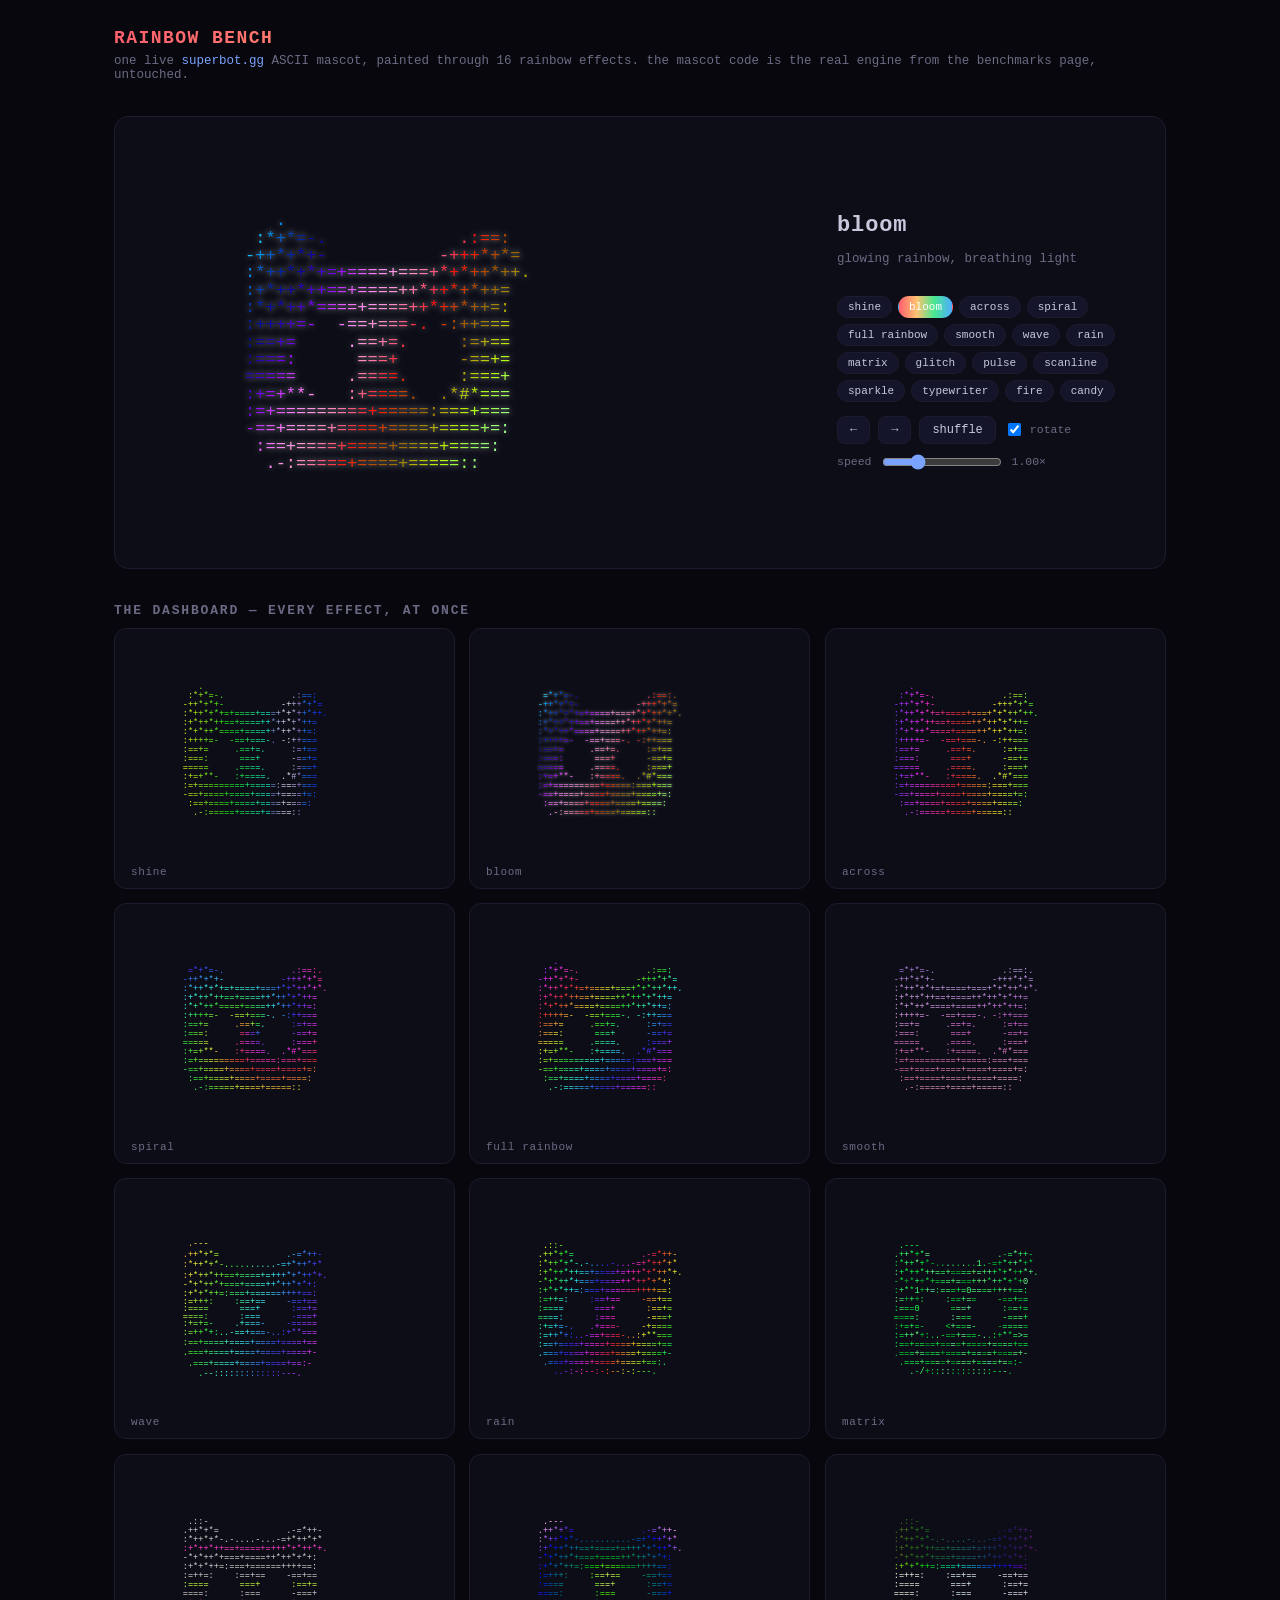
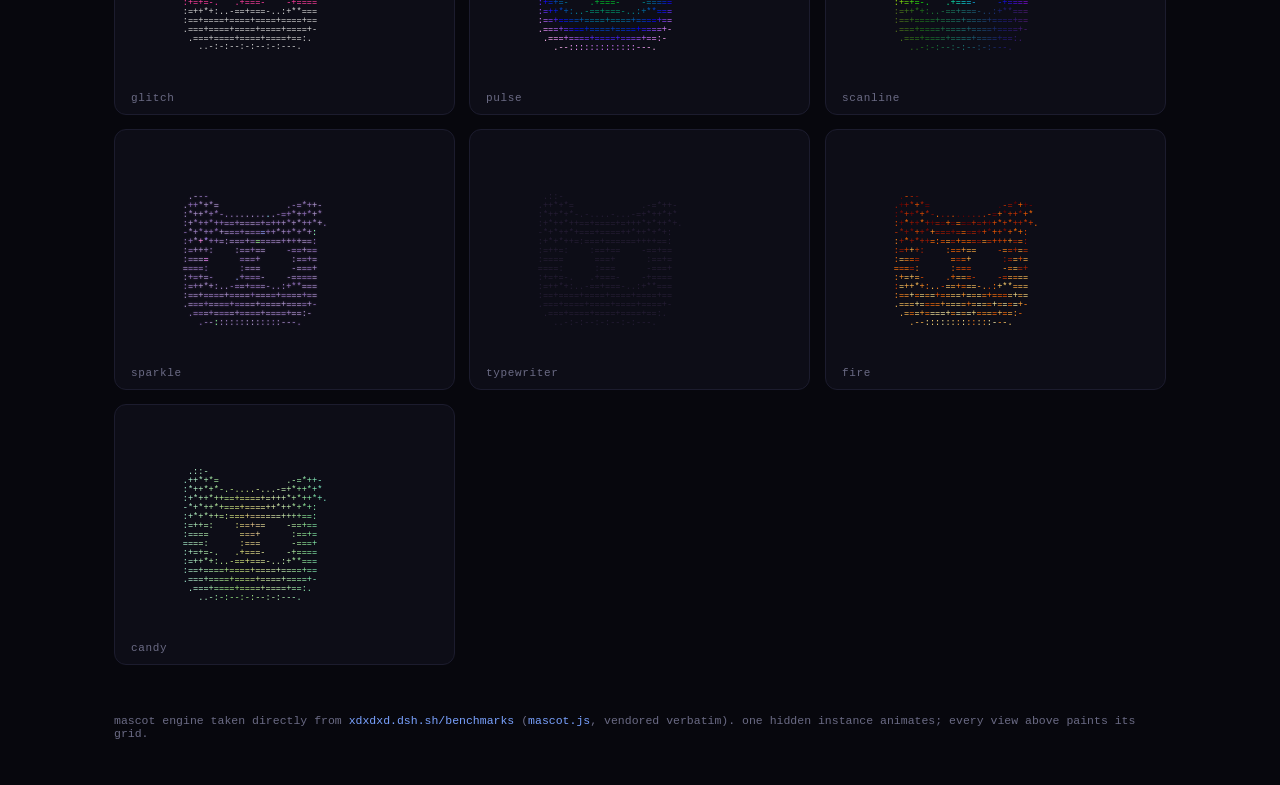
<file: index.html>
<!doctype html>
<html lang="en">
<head>
  <meta charset="utf-8" />
  <meta name="viewport" content="width=device-width, initial-scale=1" />
  <title>rainbow bench — the superbot mascot, in every color</title>
  <meta name="description" content="The superbot.gg ASCII mascot running through 16 rainbow effects: shine, bloom, spiral, scanline, matrix, fire and more." />
  <link rel="stylesheet" href="./assets/style.css" />
</head>
<body>
  <header>
    <h1>RAINBOW BENCH</h1>
    <p>
      one live <a href="https://xdxdxd.dsh.sh/benchmarks">superbot.gg</a> ASCII mascot, painted through 16 rainbow effects.
      the mascot code is the real engine from the benchmarks page, untouched.
    </p>
  </header>

  <main>
    <section class="hero">
      <pre id="hero-mascot" role="img" aria-label="superbot mascot with the selected rainbow effect"></pre>
      <div class="hero-side">
        <h2 id="effect-name">shine</h2>
        <p id="effect-blurb"></p>
        <div id="chips" class="chips" aria-label="pick a rainbow effect"></div>
        <div class="controls">
          <button id="prev" class="btn" aria-label="previous effect">←</button>
          <button id="next" class="btn" aria-label="next effect">→</button>
          <button id="shuffle" class="btn">shuffle</button>
          <label class="auto"><input type="checkbox" id="auto" checked /> rotate</label>
          <span class="speed">speed <input type="range" id="speed" min="0.25" max="3" step="0.05" value="1" /> <span id="speed-val">1.00×</span></span>
        </div>
      </div>
    </section>

    <h3 class="section-title">the dashboard — every effect, at once</h3>
    <div id="grid"></div>
  </main>

  <footer>
    mascot engine taken directly from
    <a href="https://xdxdxd.dsh.sh/benchmarks">xdxdxd.dsh.sh/benchmarks</a>
    (<a href="https://xdxdxd.dsh.sh/site/assets/mascot.js">mascot.js</a>, vendored verbatim).
    one hidden instance animates; every view above paints its grid.
  </footer>

  <script type="module" src="./assets/main.js"></script>
</body>
</html>
</file>
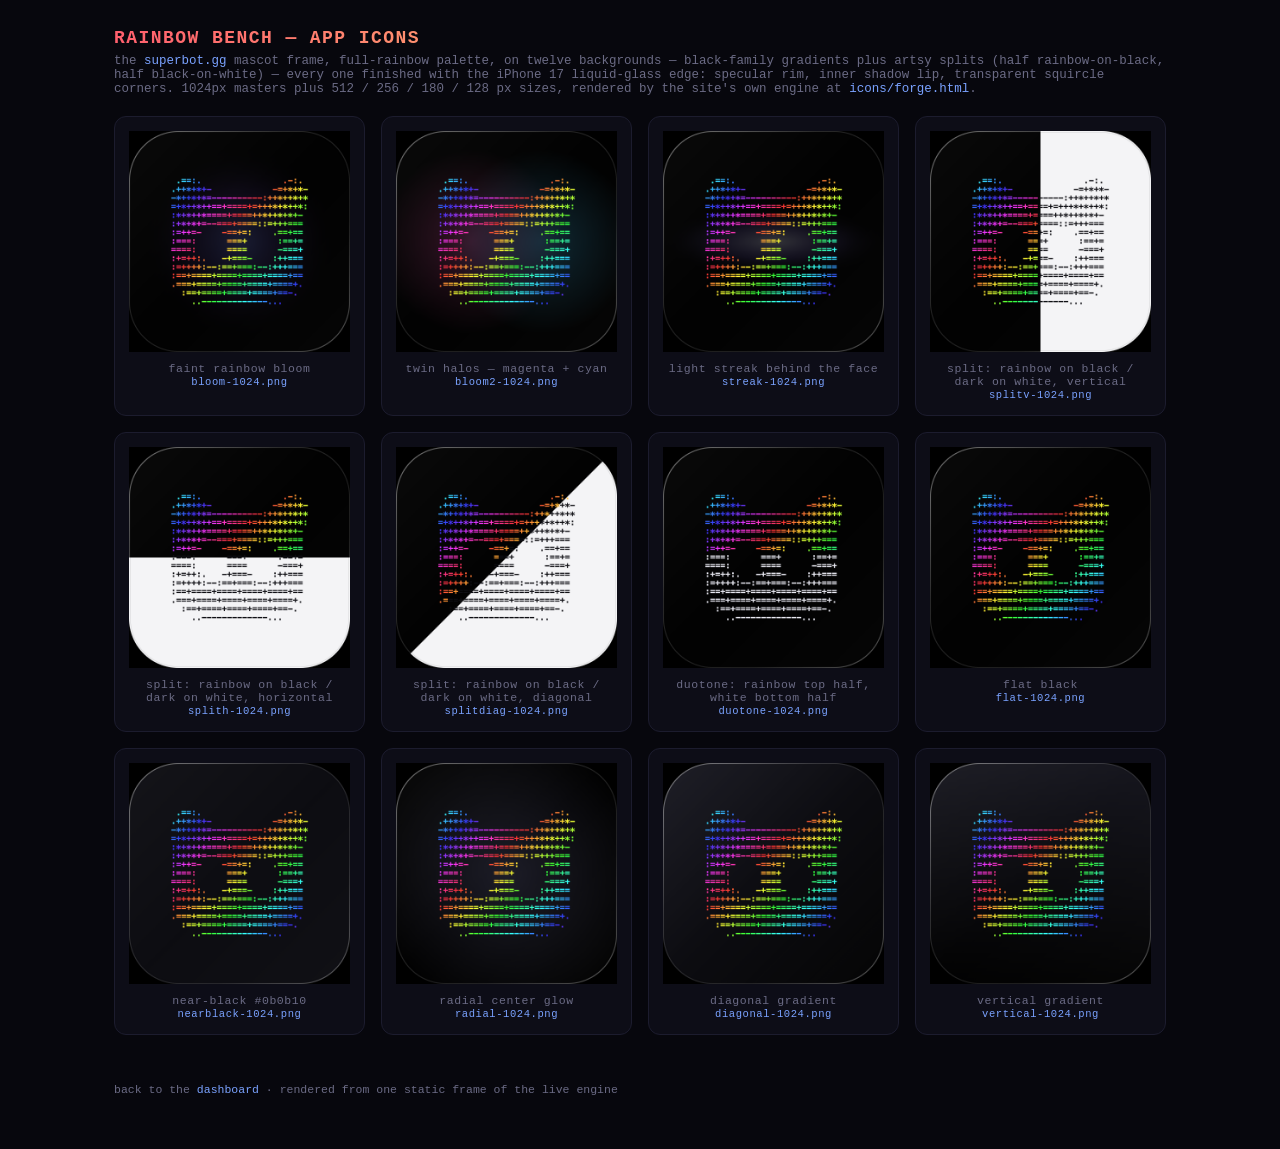
<file: icons/index.html>
<!doctype html>
<html lang="en">
<head>
  <meta charset="utf-8" />
  <meta name="viewport" content="width=device-width, initial-scale=1" />
  <title>rainbow bench — app icons</title>
  <link rel="stylesheet" href="../assets/style.css" />
  <style>
    .icon-grid {
      display: grid;
      grid-template-columns: repeat(auto-fill, minmax(240px, 1fr));
      gap: 16px;
    }
    .icon-tile {
      background: var(--panel);
      border: 1px solid var(--edge);
      border-radius: 12px;
      padding: 14px;
      text-align: center;
    }
    .icon-tile img {
      width: 100%;
      display: block; /* squircle + liquid-glass rim are baked into the PNGs (transparent corners) */
    }
    .icon-tile p {
      margin: 10px 0 0;
      font-size: 11.5px;
      color: var(--dim);
      letter-spacing: 0.05em;
    }
    .icon-tile code { font-size: 10.5px; color: #7aa2ff; }
  </style>
</head>
<body>
  <header>
    <h1>RAINBOW BENCH — APP ICONS</h1>
    <p>
      the <a href="https://xdxdxd.dsh.sh/benchmarks">superbot.gg</a> mascot frame, full-rainbow palette, on twelve backgrounds —
      black-family gradients plus artsy splits (half rainbow-on-black, half black-on-white) — every one
      finished with the iPhone 17 liquid-glass edge: specular rim, inner shadow lip, transparent squircle
      corners. 1024px masters plus 512 / 256 / 180 / 128 px sizes, rendered by the site's own engine at
      <a href="./forge.html?bg=flat">icons/forge.html</a>.
    </p>
  </header>

  <main>
    <div class="icon-grid" id="icon-grid"></div>
  </main>

  <footer>
    back to the <a href="../">dashboard</a> · rendered from one static frame of the live engine
  </footer>

  <script type="module">
    const BGS = [
      ['bloom', 'faint rainbow bloom'],
      ['bloom2', 'twin halos — magenta + cyan'],
      ['streak', 'light streak behind the face'],
      ['splitv', 'split: rainbow on black / dark on white, vertical'],
      ['splith', 'split: rainbow on black / dark on white, horizontal'],
      ['splitdiag', 'split: rainbow on black / dark on white, diagonal'],
      ['duotone', 'duotone: rainbow top half, white bottom half'],
      ['flat', 'flat black'],
      ['nearblack', 'near-black #0b0b10'],
      ['radial', 'radial center glow'],
      ['diagonal', 'diagonal gradient'],
      ['vertical', 'vertical gradient'],
    ];
    const grid = document.getElementById('icon-grid');
    for (const [id, label] of BGS) {
      const tile = document.createElement('div');
      tile.className = 'icon-tile';
      const img = document.createElement('img');
      img.src = `./${id}-1024.png`;
      img.alt = `app icon, ${label} background, rainbow ASCII mascot`;
      const p = document.createElement('p');
      p.innerHTML = `${label}<br><code>${id}-1024.png</code>`;
      tile.append(img, p);
      grid.appendChild(tile);
    }
  </script>
</body>
</html>
</file>
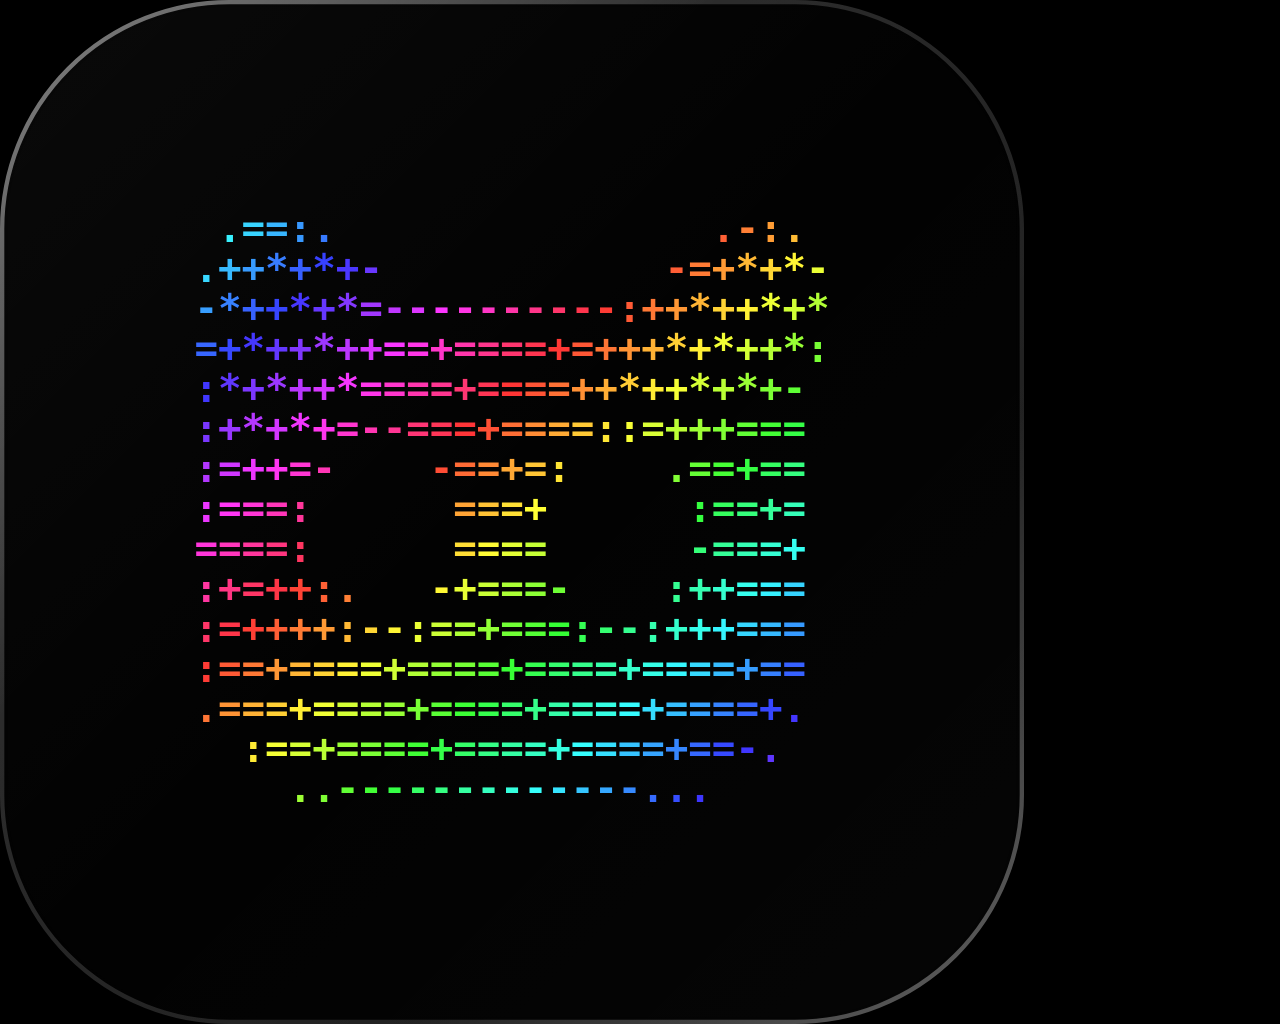
<file: icons/forge.html>
<!doctype html>
<html lang="en">
<head>
  <meta charset="utf-8" />
  <title>icon forge</title>
  <style>
    html, body { margin: 0; padding: 0; background: #000; }
    canvas { display: block; }
  </style>
</head>
<body>
<canvas id="c" width="1024" height="1024"></canvas>
<script type="module">
  // App-icon forge: renders one static mascot frame (the same vendored engine the
  // benchmarks site runs) through the `full rainbow` tile palette, centered on a
  // black-family background. One icon per ?bg=, via headless Chrome --screenshot.
  import { mascotFrame } from '../assets/mascot.js';
  import { EFFECTS } from '../assets/effects.js';

  const BGS = {
    flat:      (ctx, S) => { ctx.fillStyle = '#000000'; ctx.fillRect(0, 0, S, S); },
    nearblack: (ctx, S) => { ctx.fillStyle = '#0b0b10'; ctx.fillRect(0, 0, S, S); },
    radial:    (ctx, S) => {
      const g = ctx.createRadialGradient(S/2, S/2, 0, S/2, S/2, S * 0.62);
      g.addColorStop(0, '#1b1b26'); g.addColorStop(1, '#000000');
      ctx.fillStyle = g; ctx.fillRect(0, 0, S, S);
    },
    diagonal:  (ctx, S) => {
      const g = ctx.createLinearGradient(0, 0, S, S);
      g.addColorStop(0, '#16161f'); g.addColorStop(1, '#000000');
      ctx.fillStyle = g; ctx.fillRect(0, 0, S, S);
    },
    vertical:  (ctx, S) => {
      const g = ctx.createLinearGradient(0, 0, 0, S);
      g.addColorStop(0, '#15151d'); g.addColorStop(1, '#000000');
      ctx.fillStyle = g; ctx.fillRect(0, 0, S, S);
    },
    bloom:     (ctx, S) => {
      ctx.fillStyle = '#000000'; ctx.fillRect(0, 0, S, S);
      // faint rainbow-tinted halo behind the mascot — the "light gradient" variant
      const g = ctx.createRadialGradient(S/2, S/2, 0, S/2, S/2, S * 0.44);
      g.addColorStop(0, 'rgba(120,140,255,0.20)');
      g.addColorStop(0.55, 'rgba(90,60,160,0.10)');
      g.addColorStop(1, 'rgba(0,0,0,0)');
      ctx.fillStyle = g; ctx.fillRect(0, 0, S, S);
    },
    bloom2:    (ctx, S) => {
      // twin halos — magenta left eye, cyan right eye, meeting behind the face
      ctx.fillStyle = '#000000'; ctx.fillRect(0, 0, S, S);
      const halo = (cx, c0, c1) => {
        const g = ctx.createRadialGradient(cx, S/2, 0, cx, S/2, S * 0.42);
        g.addColorStop(0, c0); g.addColorStop(1, c1);
        ctx.fillStyle = g; ctx.fillRect(0, 0, S, S);
      };
      halo(S * 0.34, 'rgba(255,90,180,0.20)', 'rgba(255,90,180,0)');
      halo(S * 0.66, 'rgba(70,200,255,0.20)', 'rgba(70,200,255,0)');
    },
    streak:    (ctx, S) => {
      // dark with a soft horizontal light band leaping out from behind the face
      ctx.fillStyle = '#000000'; ctx.fillRect(0, 0, S, S);
      ctx.save();
      ctx.translate(S / 2, S / 2);
      ctx.scale(1, 0.32);
      const g = ctx.createRadialGradient(0, 0, 0, 0, 0, S * 0.52);
      g.addColorStop(0, 'rgba(235,240,255,0.22)');
      g.addColorStop(0.5, 'rgba(150,130,255,0.10)');
      g.addColorStop(1, 'rgba(0,0,0,0)');
      ctx.fillStyle = g;
      ctx.fillRect(-S, -S, S * 2, S * 2);
      ctx.restore();
    },
  };

  // artsy glyph palettes: how one glyph is colored on a given variant. Splits run
  // through the mascot's center so both compositions carry half the face.
  const isRainbowSide = {
    splitv:    (x) => x < COLS / 2,
    splith:    (x, y) => y < ROWS / 2,
    splitdiag: (x, y) => (x / COLS + y / ROWS) < 1,
    duotone:   (x, y) => y < ROWS / 2, // background stays black; glyph color flips instead
  };
  const GLYPH = {
    default: (x, y, full) => full(x, y),
    splitv:    (x, y, full, env) => (isRainbowSide.splitv(x) ? full(x, y) : '#0d0d12'),
    splith:    (x, y, full, env) => (isRainbowSide.splith(x, y) ? full(x, y) : '#0d0d12'),
    splitdiag: (x, y, full, env) => (isRainbowSide.splitdiag(x, y) ? full(x, y) : '#0d0d12'),
    duotone:   (x, y, full, env) => (isRainbowSide.duotone(x, y) ? full(x, y) : '#e9e9f2'),
  };
  const BG_OF = {
    splitv:    (ctx, S) => splitBg(ctx, S, 'v'),
    splith:    (ctx, S) => splitBg(ctx, S, 'h'),
    splitdiag: (ctx, S) => splitBg(ctx, S, 'd'),
  };
  function splitBg(ctx, S, dir) {
    // rainbow half: black; other half: white. one continuous square, no border.
    ctx.fillStyle = '#f4f4f6';
    ctx.fillRect(0, 0, S, S);
    ctx.fillStyle = '#000000';
    ctx.beginPath();
    if (dir === 'v') ctx.rect(0, 0, S / 2, S);
    else if (dir === 'h') ctx.rect(0, 0, S, S / 2);
    else { ctx.moveTo(0, 0); ctx.lineTo(S, 0); ctx.lineTo(0, S); ctx.closePath(); }
    ctx.fill();
  }

  const S = 1024;
  const bgName = new URLSearchParams(location.search).get('bg') ?? 'flat';
  const canvas = document.getElementById('c');
  const ctx = canvas.getContext('2d');

  // one static frame of the live engine's default character
  const ROWS = 23, COLS = 46;
  let grid;
  try {
    grid = mascotFrame(COLS, ROWS, { eyeL: 'open', eyeR: 'open', mouth: 'smile', bob: 0, pupil: { x: 0, y: 0 } });
  } catch (err) {
    grid = Array.from({ length: ROWS }, () => ' '.repeat(COLS));
    console.warn('engine frame unavailable:', err);
  }

  // crop to the art's bounding box so centering is on the face, not the grid
  let minX = COLS, maxX = -1, minY = ROWS, maxY = -1;
  grid.forEach((line, y) => {
    for (let x = 0; x < line.length; x++) {
      if (line[x] !== ' ') {
        if (x < minX) minX = x;
        if (x > maxX) maxX = x;
        if (y < minY) minY = y;
        if (y > maxY) maxY = y;
      }
    }
  });
  if (maxX < 0) { minX = 0; maxX = COLS - 1; minY = 0; maxY = ROWS - 1; }
  const gw = maxX - minX + 1, gh = maxY - minY + 1;

  // App-icon padding convention (Apple grid, Squircle ref): artwork ≈ 60-66% of canvas
  const PAD = 0.62 * S;
  const cw = 0.6, lh = 1.02;             // glyph advance ≈ 0.6em, line box 1.02em
  const F = Math.min(PAD / (gw * cw), PAD / (gh * lh));
  const blockW = gw * cw * F, blockH = gh * lh * F;
  const ox = (S - blockW) / 2 - minX * cw * F;
  const oy = (S - blockH) / 2 - minY * lh * F;

  (BGS[bgName] ?? BG_OF[bgName] ?? BGS.flat)(ctx, S);

  const full = EFFECTS.find((e) => e.id === 'full');
  const env = { cols: COLS, rows: ROWS, cx: COLS / 2, cy: ROWS / 2 };
  const rainbowAt = (x, y) => full.color(x, y, 0, env);
  const glyphAt = (GLYPH[bgName] ?? GLYPH.default);
  ctx.font = `600 ${F.toFixed(1)}px "JetBrains Mono", "SF Mono", Menlo, Consolas, monospace`;
  ctx.textAlign = 'left';
  ctx.textBaseline = 'top';
  for (let y = minY; y <= maxY; y++) {
    const line = grid[y] ?? '';
    for (let x = minX; x <= maxX; x++) {
      const ch = line[x] ?? ' ';
      if (ch === ' ') continue;
      ctx.fillStyle = glyphAt(x, y, rainbowAt, env);
      ctx.fillText(ch, ox + x * cw * F, oy + y * lh * F);
    }
  }

  // ---------- iPhone 17 / liquid-glass edge: squircle clip + specular rim ----------
  // the treatment iOS 26's home screen bakes onto flat third-party icons (wahoo
  // style): transparent outside the squircle, a bright specular rim sweeping the
  // edge, and a faint dark inner line for glass depth.
  function squirclePath(c, x, y, w, h, r) {
    if (typeof c.roundRect === 'function') { c.beginPath(); c.roundRect(x, y, w, h, r); return; }
    const rad = Math.min(r, w / 2, h / 2);
    c.beginPath();
    c.moveTo(x + rad, y);
    c.arcTo(x + w, y, x + w, y + h, rad);
    c.arcTo(x + w, y + h, x, y + h, rad);
    c.arcTo(x, y + h, x, y, rad);
    c.arcTo(x, y, x + w, y, rad);
    c.closePath();
  }

  const R = S * 0.2237; // iOS squircle radius fraction
  const rimW = S * 0.0042; // liquid glass: hairline, not a bezel

  // glass sheen: one very soft diagonal light pass over the whole face
  const sheen = ctx.createLinearGradient(0, 0, S, S);
  sheen.addColorStop(0, 'rgba(255,255,255,0.04)');
  sheen.addColorStop(0.5, 'rgba(255,255,255,0.008)');
  sheen.addColorStop(1, 'rgba(255,255,255,0.025)');
  ctx.fillStyle = sheen;
  ctx.fillRect(0, 0, S, S);

  // cut everything outside the squircle (transparent corners)
  ctx.globalCompositeOperation = 'destination-in';
  squirclePath(ctx, 0, 0, S, S, R);
  ctx.fillStyle = '#fff';
  ctx.fill();
  ctx.globalCompositeOperation = 'source-over';

  // specular rim, inset by half its width so it stays fully inside the shape
  const rim = ctx.createLinearGradient(0, 0, S, S);
  rim.addColorStop(0, 'rgba(255,255,255,0.50)');
  rim.addColorStop(0.35, 'rgba(255,255,255,0.16)');
  rim.addColorStop(0.7, 'rgba(255,255,255,0.12)');
  rim.addColorStop(1, 'rgba(255,255,255,0.38)');
  squirclePath(ctx, rimW / 2, rimW / 2, S - rimW, S - rimW, R - rimW / 2);
  ctx.strokeStyle = rim;
  ctx.lineWidth = rimW;
  ctx.stroke();

  // faint dark inner line: the glass edge's shadow lip
  const lipW = S * 0.0018;
  squirclePath(ctx, rimW + lipW, rimW + lipW, S - 2 * (rimW + lipW), S - 2 * (rimW + lipW), R - rimW - lipW);
  ctx.strokeStyle = 'rgba(0,0,0,0.16)';
  ctx.lineWidth = lipW;
  ctx.stroke();
  document.title = `icon-${bgName}`;
</script>
</body>
</html>
</file>
<file: assets/style.css>
:root {
  --bg: #07070d;
  --panel: #0d0d17;
  --edge: #1c1c2e;
  --text: #c9c9de;
  --dim: #6b6b85;
  --mono: "JetBrains Mono", "SF Mono", ui-monospace, Menlo, Consolas, monospace;
}

* { box-sizing: border-box; }

body {
  margin: 0;
  background: var(--bg);
  color: var(--text);
  font-family: var(--mono);
  min-height: 100vh;
}

header {
  padding: 28px 24px 8px;
  max-width: 1100px;
  margin: 0 auto;
}

header h1 {
  margin: 0;
  font-size: 18px;
  font-weight: 600;
  letter-spacing: 0.08em;
  background: linear-gradient(90deg, #ff5f6d, #ffc371, #47e891, #4facfe, #b06ab3, #ff5f6d);
  background-size: 300% 100%;
  -webkit-background-clip: text;
  background-clip: text;
  color: transparent;
  animation: slide 8s linear infinite;
}

@keyframes slide {
  to { background-position: 300% 0; }
}

header p {
  margin: 6px 0 0;
  color: var(--dim);
  font-size: 12.5px;
}

header a { color: #7aa2ff; text-decoration: none; }
header a:hover { text-decoration: underline; }

main {
  max-width: 1100px;
  margin: 0 auto;
  padding: 12px 24px 48px;
}

/* ---------- hero ---------- */

.hero {
  display: grid;
  grid-template-columns: minmax(0, 1fr) 300px;
  gap: 20px;
  align-items: center;
  background: var(--panel);
  border: 1px solid var(--edge);
  border-radius: 14px;
  padding: 26px 28px;
  margin-top: 14px;
}

#hero-mascot {
  margin: 0;
  font-family: var(--mono);
  font-size: 17px;
  line-height: 1.02;
  white-space: pre;
  user-select: none;
  cursor: pointer;
}

.hero-side {
  display: flex;
  flex-direction: column;
  gap: 14px;
  min-width: 0;
}

#effect-name {
  margin: 0;
  font-size: 22px;
  font-weight: 700;
  letter-spacing: 0.04em;
}

#effect-blurb {
  margin: 0;
  color: var(--dim);
  font-size: 12.5px;
  min-height: 2.4em;
}

.chips {
  display: flex;
  flex-wrap: wrap;
  gap: 6px;
}

.chip {
  font: inherit;
  font-size: 11px;
  color: var(--text);
  background: #14142a;
  border: 1px solid var(--edge);
  border-radius: 999px;
  padding: 4px 10px;
  cursor: pointer;
}

.chip:hover { border-color: #3d3d66; }

.chip.active {
  color: #fff;
  border-color: transparent;
  background: linear-gradient(90deg, #ff5f6d, #ffc371, #47e891, #4facfe);
}

.controls {
  display: flex;
  align-items: center;
  gap: 8px;
  flex-wrap: wrap;
}

.btn {
  font: inherit;
  font-size: 12px;
  color: var(--text);
  background: #14142a;
  border: 1px solid var(--edge);
  border-radius: 8px;
  padding: 6px 12px;
  cursor: pointer;
}

.btn:hover { border-color: #3d3d66; }

.speed {
  display: flex;
  align-items: center;
  gap: 8px;
  font-size: 11.5px;
  color: var(--dim);
}

input[type="range"] { accent-color: #7aa2ff; width: 120px; }

.auto {
  display: flex;
  align-items: center;
  gap: 6px;
  font-size: 11.5px;
  color: var(--dim);
}

/* ---------- dashboard ---------- */

.section-title {
  margin: 34px 0 10px;
  font-size: 13px;
  font-weight: 600;
  letter-spacing: 0.14em;
  text-transform: uppercase;
  color: var(--dim);
}

#grid {
  display: grid;
  grid-template-columns: repeat(auto-fill, minmax(300px, 1fr));
  gap: 14px;
}

.tile {
  position: relative;
  font: inherit;
  text-align: left;
  background: var(--panel);
  border: 1px solid var(--edge);
  border-radius: 12px;
  padding: 18px 16px 34px;
  cursor: pointer;
  overflow: hidden;
  transition: border-color 0.15s;
}

.tile:hover { border-color: #4d4d80; }

.tile pre {
  margin: 0;
  font-family: var(--mono);
  font-size: 8.6px;
  line-height: 1.05;
  white-space: pre;
  user-select: none;
}

.tile-label {
  position: absolute;
  left: 16px;
  bottom: 10px;
  font-size: 11px;
  letter-spacing: 0.06em;
  color: var(--dim);
}

footer {
  max-width: 1100px;
  margin: 0 auto;
  padding: 0 24px 40px;
  color: var(--dim);
  font-size: 11.5px;
}

footer a { color: #7aa2ff; text-decoration: none; }
footer a:hover { text-decoration: underline; }

/* keep per-span color invalidations inside their own box; let the browser
   skip layout/paint of tiles that are scrolled away entirely */
.tile { content-visibility: auto; contain-intrinsic-size: auto 190px; }
.tile pre, #hero-mascot { contain: layout paint; }

@media (max-width: 860px) {
  .hero { grid-template-columns: 1fr; }
  #hero-mascot { font-size: 13px; }
  .tile pre { font-size: 8px; }
}
</file>
